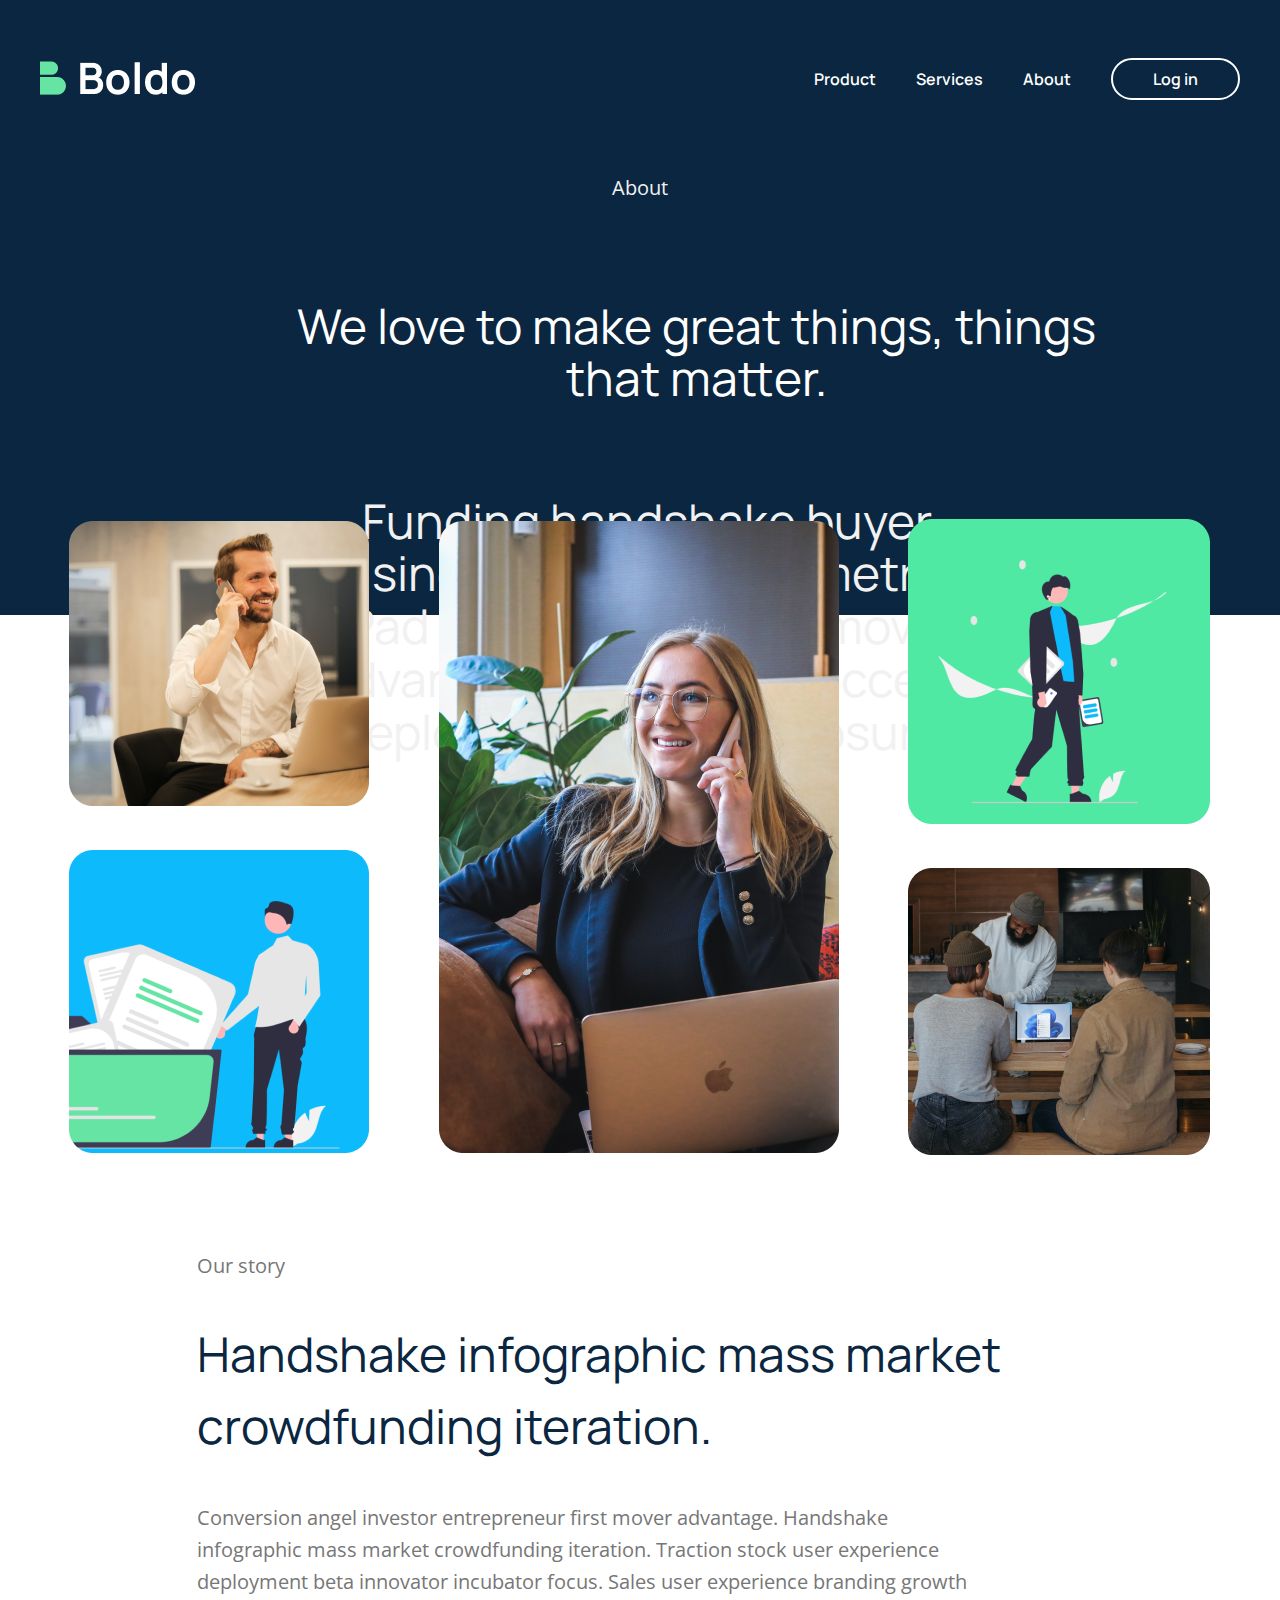
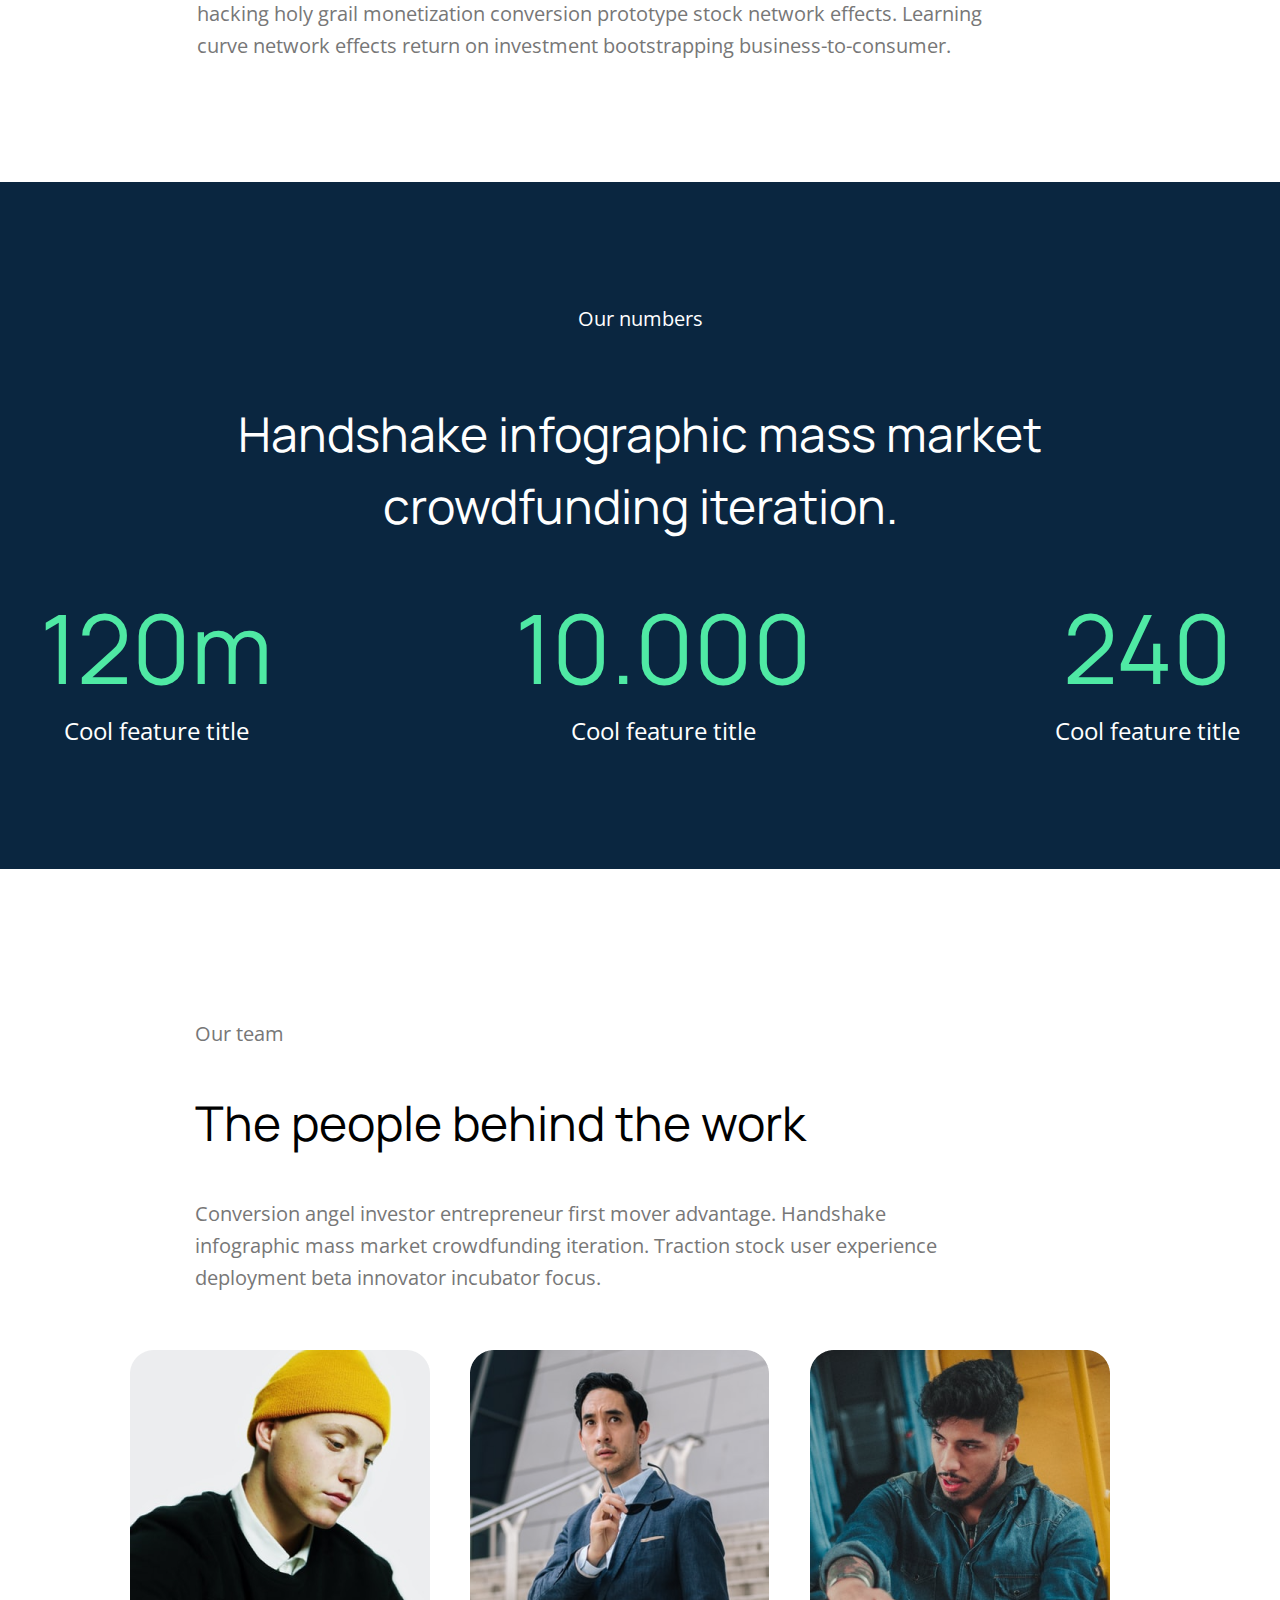
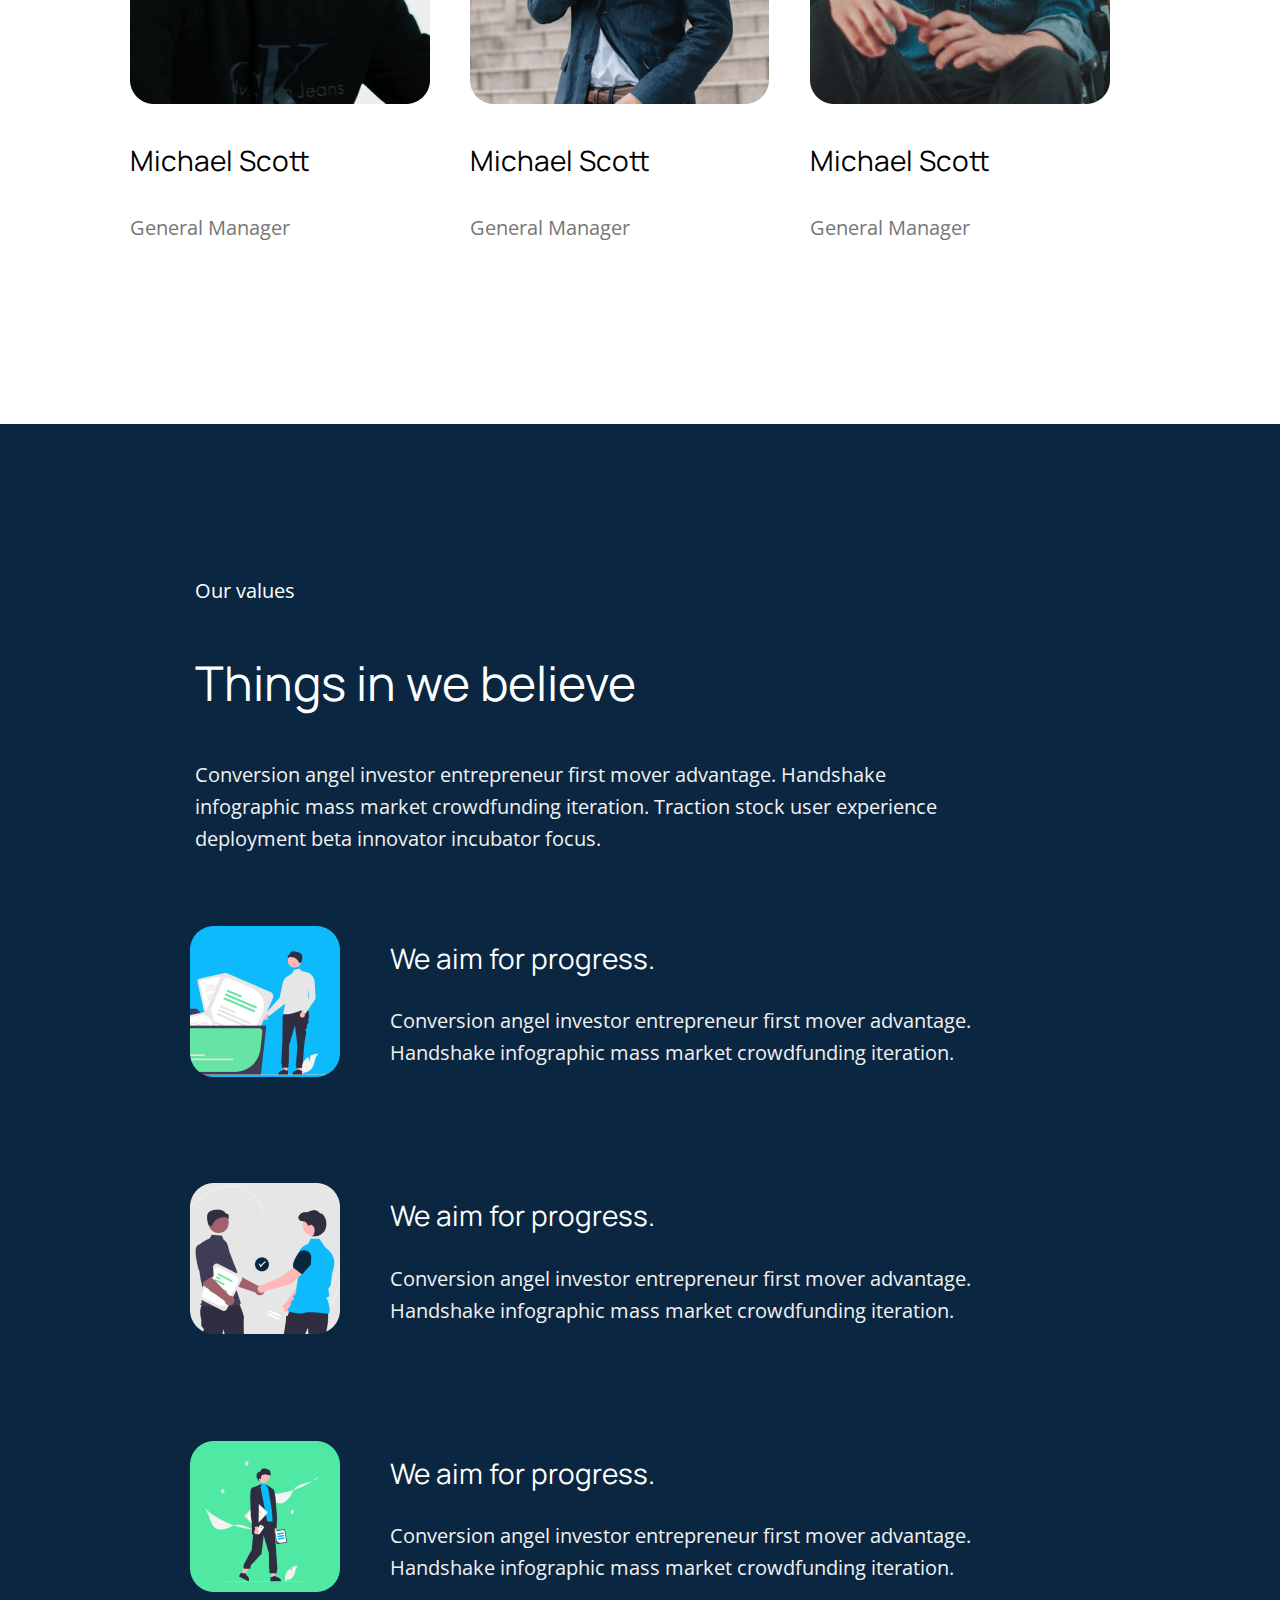
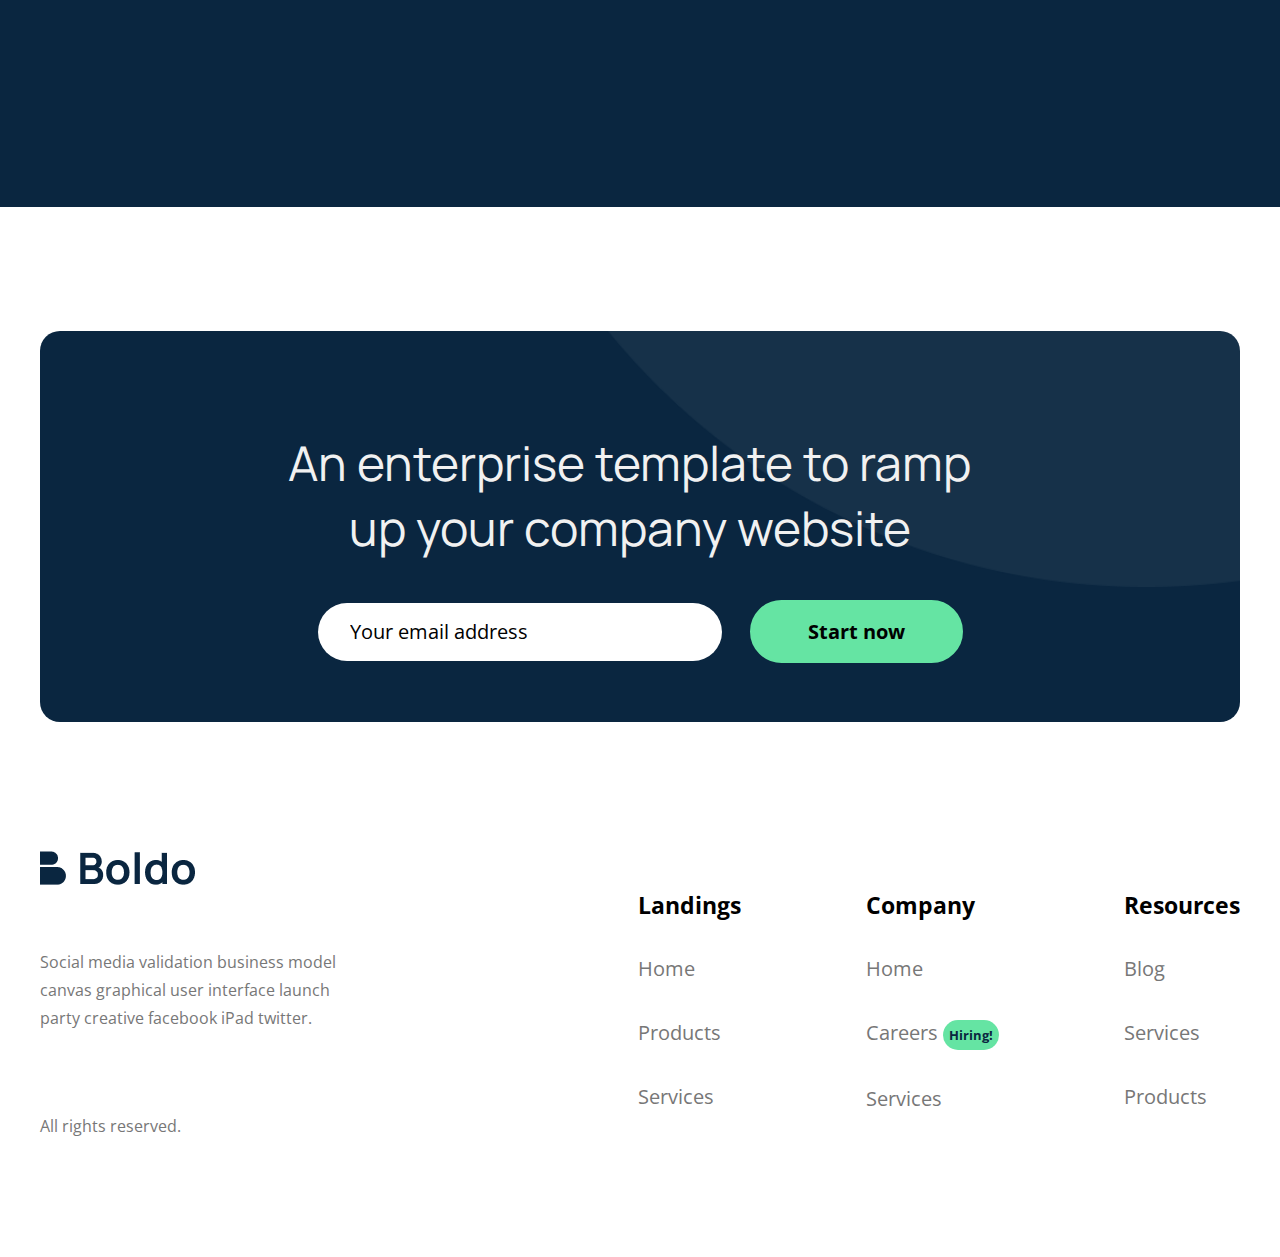
<file: about.html>
<!DOCTYPE html>
<html lang="en">

<head>
  <meta charset="UTF-8">
  <meta http-equiv="X-UA-Compatible" content="IE=edge">
  <meta name="viewport" content="width=device-width, initial-scale=1.0">
  <title>bout Us | Welcome to about us page where you can know about Boldo</title>
  <link rel="stylesheet" href="style.css">
</head>

<body>

  <header class="home-head">
    <div class="container">

      <div class="header-top">
        <div class="logo">
          <a href="/">
            <img src="./images/logo-two.png " alt="">
          </a>
        </div>
        <nav class="navigation navigation-b">
          <ul>
            <li>
              <a href="index.html">Product</a>
            </li>
            <li>
              <a href="#">Services</a>
            </li>
            <li>
              <a href="#">About</a>
            </li>
            <li>
              <a href="#"> Log in </a>
            </li>
          </ul>
        </nav>
      </div>

      <!-- new section -->
      <section class="latest-news">

        <div class="container">

          <div class="our-business">
            <div>
              <h4 class="services-paragaraph services-para">About</h4>
              <h2 class="services-head">
                We love to make great things, things that matter.
              </h2>
              <h2 class="services-small"> Funding handshake buyer business-to-business metrics iPad partnership. First
                mover advantage innovator success deployment non-disclosure.</h2>
            </div>

          </div>
        </div>
      </section>
    </div>
  </header>
  <section class="grid-images">
    <div class="grid-img">
      <div class="grid-first">
        <img src="images/grid-one.png" style="padding-bottom: 40px" alt="">
        <img src="images/grid-img-two.png" alt="">

      </div>
      <div class="grid-second">
        <img src="images/grid-img-three.png" alt="">
      </div>
      <div class="grid-third">
        <img src="images/grid-img-four.png" style="padding-bottom: 40px" alt="">
        <img src="images/grid-img-one.png" alt="">

      </div>
    </div>
  </section>

  <section class="our-story our-story-b our-story-c">
    <div class="container">
      <div class="stories">
        <h4>Our story</h4>
        <h2 class="story-head">
          Handshake infographic mass market crowdfunding iteration.
        </h2>
        <p>
          Conversion angel investor entrepreneur first mover advantage.
          Handshake infographic mass market crowdfunding iteration. Traction
          stock user experience deployment beta innovator incubator focus.
          Sales user experience branding growth hacking holy grail
          monetization conversion prototype stock network effects. Learning
          curve network effects return on investment bootstrapping
          business-to-consumer.
        </p>
      </div>
    </div>
  </section>

  <!-- new section -->

  <section class="our-memb">
    <div class="container">

      <div class="member-mains">
        <div>
          <h4 class="memb-paragaraph">Our numbers</h4>
        </div>
        <div>
          <h2 class="head-blue">
            Handshake infographic mass market crowdfunding iteration.
          </h2>
        </div>

      </div>

      <div class="main-content">
        <div class="box-cont">
          <h2>120m</h2>
          <p>Cool feature title</p>
        </div>
        <div class="box-cont">
          <h2>10.000</h2>
          <p>Cool feature title</p>
        </div>
        <div class="box-cont">
          <h2>240</h2>
          <p>Cool feature title</p>
        </div>
      </div>
    </div>

  </section>
  <!-- new section -->
  <section class="our-team">
    <div class="container">
      <div class="team-info team-info-b">
        <h4>Our team</h4>
        <h2 class="heading">The people behind the work</h2>
        <p>
          Conversion angel investor entrepreneur first mover advantage.
          Handshake infographic mass market crowdfunding iteration. Traction
          stock user experience deployment beta innovator incubator focus.
        </p>
      </div>
      <div class="team-members">
        <div class="member">
          <img class="member-img" src="./images/man-three.png" alt="" />
          <h3>Michael Scott</h3>
          <p>General Manager</p>
        </div>
        <div class="member">
          <img class="member-img" src="./images/man-one.png" alt="" />
          <h3>Michael Scott</h3>
          <p>General Manager</p>
        </div>
        <div class="member">
          <img class="member-img" src="./images/man-two.png" alt="" />
          <h3>Michael Scott</h3>
          <p>General Manager</p>
        </div>
      </div>
    </div>
  </section>

  <!-- new-section -->

  <section class="our-tm">
    <div class="container">
      <div class="team-info team-info-p">
        <h4>Our values</h4>
        <h2 class="heading">Things in we believe</h2>
        <p>
          Conversion angel investor entrepreneur first mover advantage.
          Handshake infographic mass market crowdfunding iteration. Traction
          stock user experience deployment beta innovator incubator focus.
        </p>
      </div>

      <div class="container">

        <div class="main-value">

          <div class="value">
            <div class="left-b left-text">
              <img src="images/ig-one.png" alt="">
            </div>
            <div class="right-b right-text ">
              <h2>We aim for progress.</h2>
              <p>
                Conversion angel investor entrepreneur first mover advantage. Handshake infographic mass market
                crowdfunding iteration.
              </p>
            </div>

          </div>

          <div class="value">
            <div class="left-b left-text">
              <img src="images/ig-two.png" alt="">
            </div>
            <div class="right-b right-text">
              <h2>We aim for progress.</h2>
              <p>
                Conversion angel investor entrepreneur first mover advantage. Handshake infographic mass market
                crowdfunding iteration.
              </p>
            </div>

          </div>
          <div class="value">
            <div class="left-b left-text">
              <img src="images/ig-three.png" alt="">
            </div>
            <div class="right-b right-text">
              <h2>We aim for progress.</h2>
              <p>
                Conversion angel investor entrepreneur first mover advantage. Handshake infographic mass market
                crowdfunding iteration.
              </p>
            </div>
          </div>
        </div>
      </div>
  </section>
  <!-- new section -->

  <section class="news-letter">
    <div class="container">
      <div class="newsletter-wrapper">
        <div class="news-letter-content">
          <h2>An enterprise template to ramp up your company website </h2>
          <div class="email">
            <form action="#">
              <input type="email" class="no-outline" name="email" value="" placeholder="Your email address">
              <input type="submit" value="Start now">
            </form>
          </div>
        </div>
      </div>
    </div>
  </section>
  <!--  footer section -->
  <footer>
    <div class="container">
      <div class="footer-main">
        <div class="footer-content">
          <a href="/">
            <img src="./images/logo.png" alt="" />
          </a>
          <p>
            Social media validation business model canvas graphical user
            interface launch party creative facebook iPad twitter.
          </p>
          <h3>All rights reserved.</h3>
        </div>
        <div class="footer-links">
          <div class="footer-link">
            <ul>
              <li>
                <h3>Landings</h3>
              </li>
              <li><a href="#">Home</a></li>
              <li><a href="#">Products</a></li>
              <li><a href="#">Services</a></li>
            </ul>
          </div>
          <div class="footer-link">
            <ul>
              <li>
                <h3>Company</h3>
              </li>
              <li><a href="#">Home</a></li>
              <li>
                <a href="#">Careers</a> <span class="hiring">Hiring!</span>
              </li>
              <li><a href="#">Services</a></li>
            </ul>
          </div>
          <div class="footer-link">
            <ul>
              <li>
                <h3>Resources</h3>
              </li>
              <li><a href="#">Blog</a></li>
              <li><a href="#">Services</a></li>
              <li><a href="#">Products</a></li>
            </ul>
          </div>
        </div>
      </div>
    </div>
  </footer>
</body>
</html>
</file>
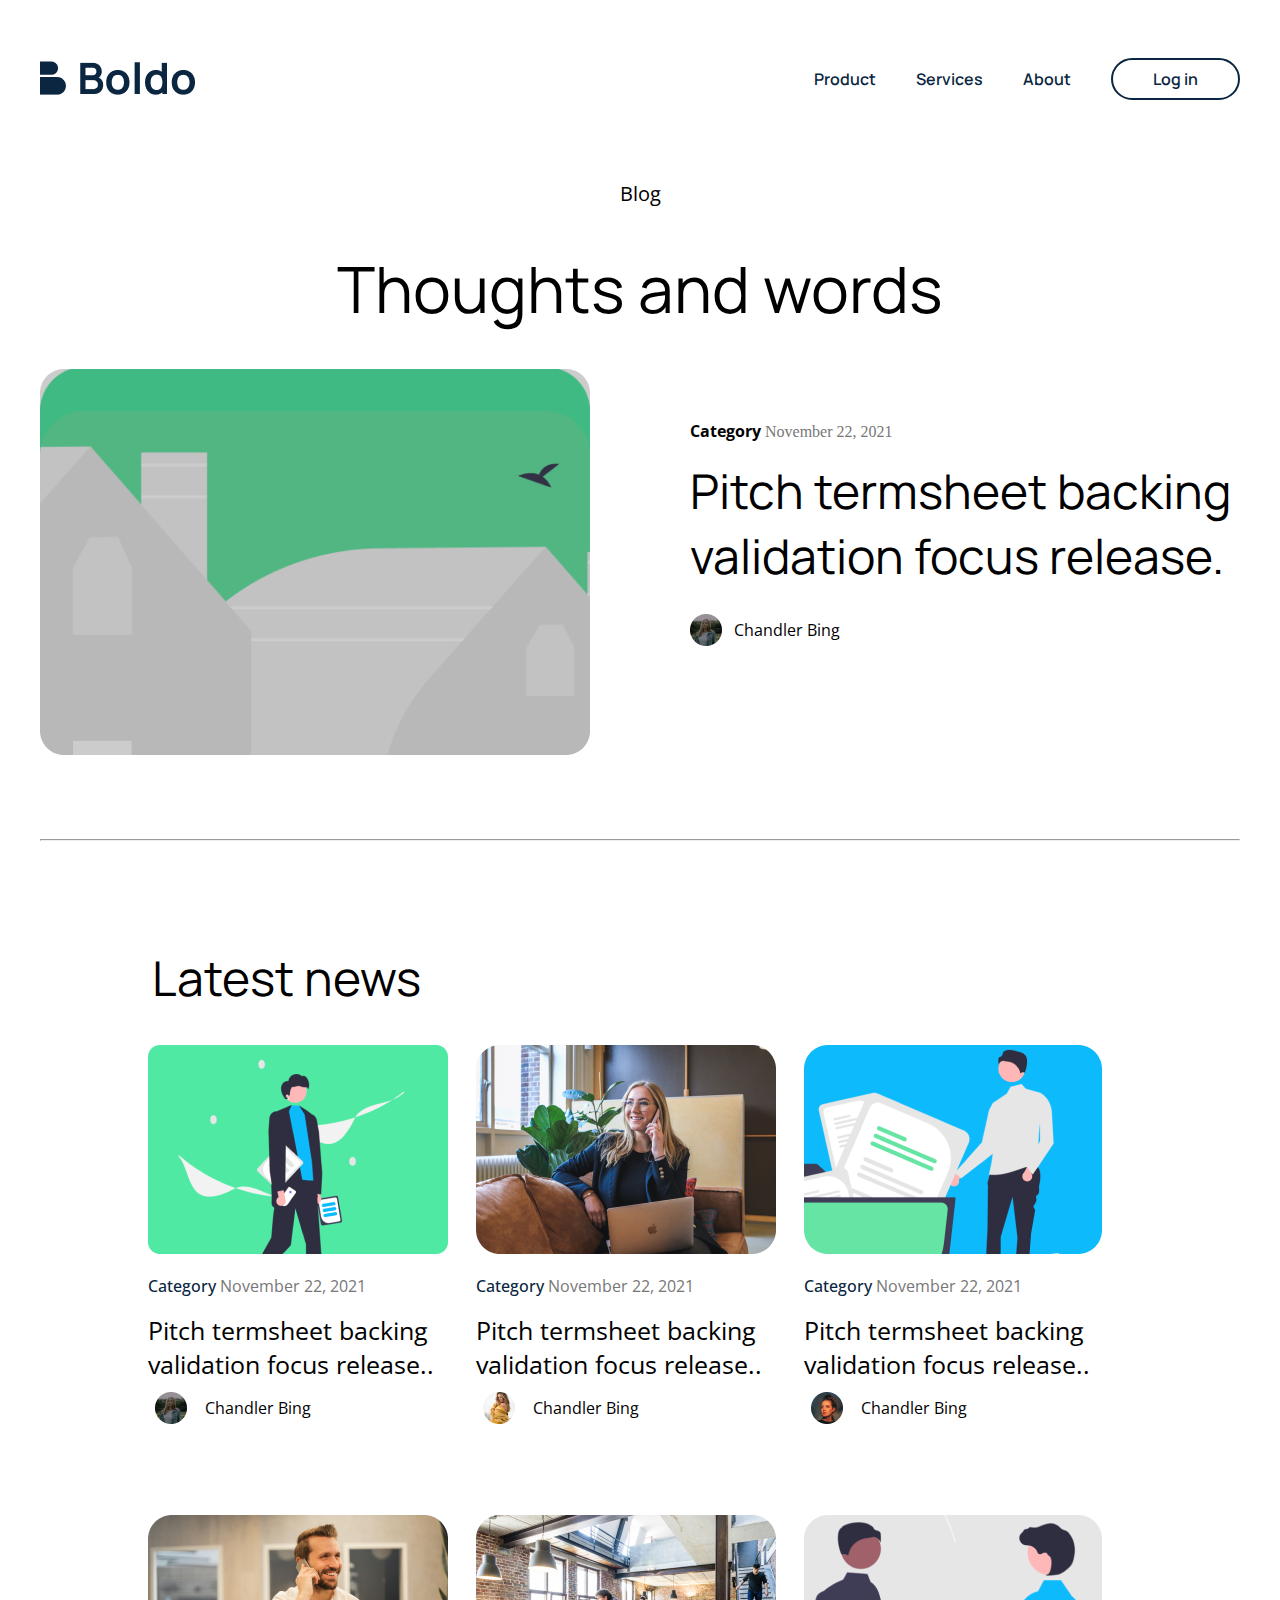
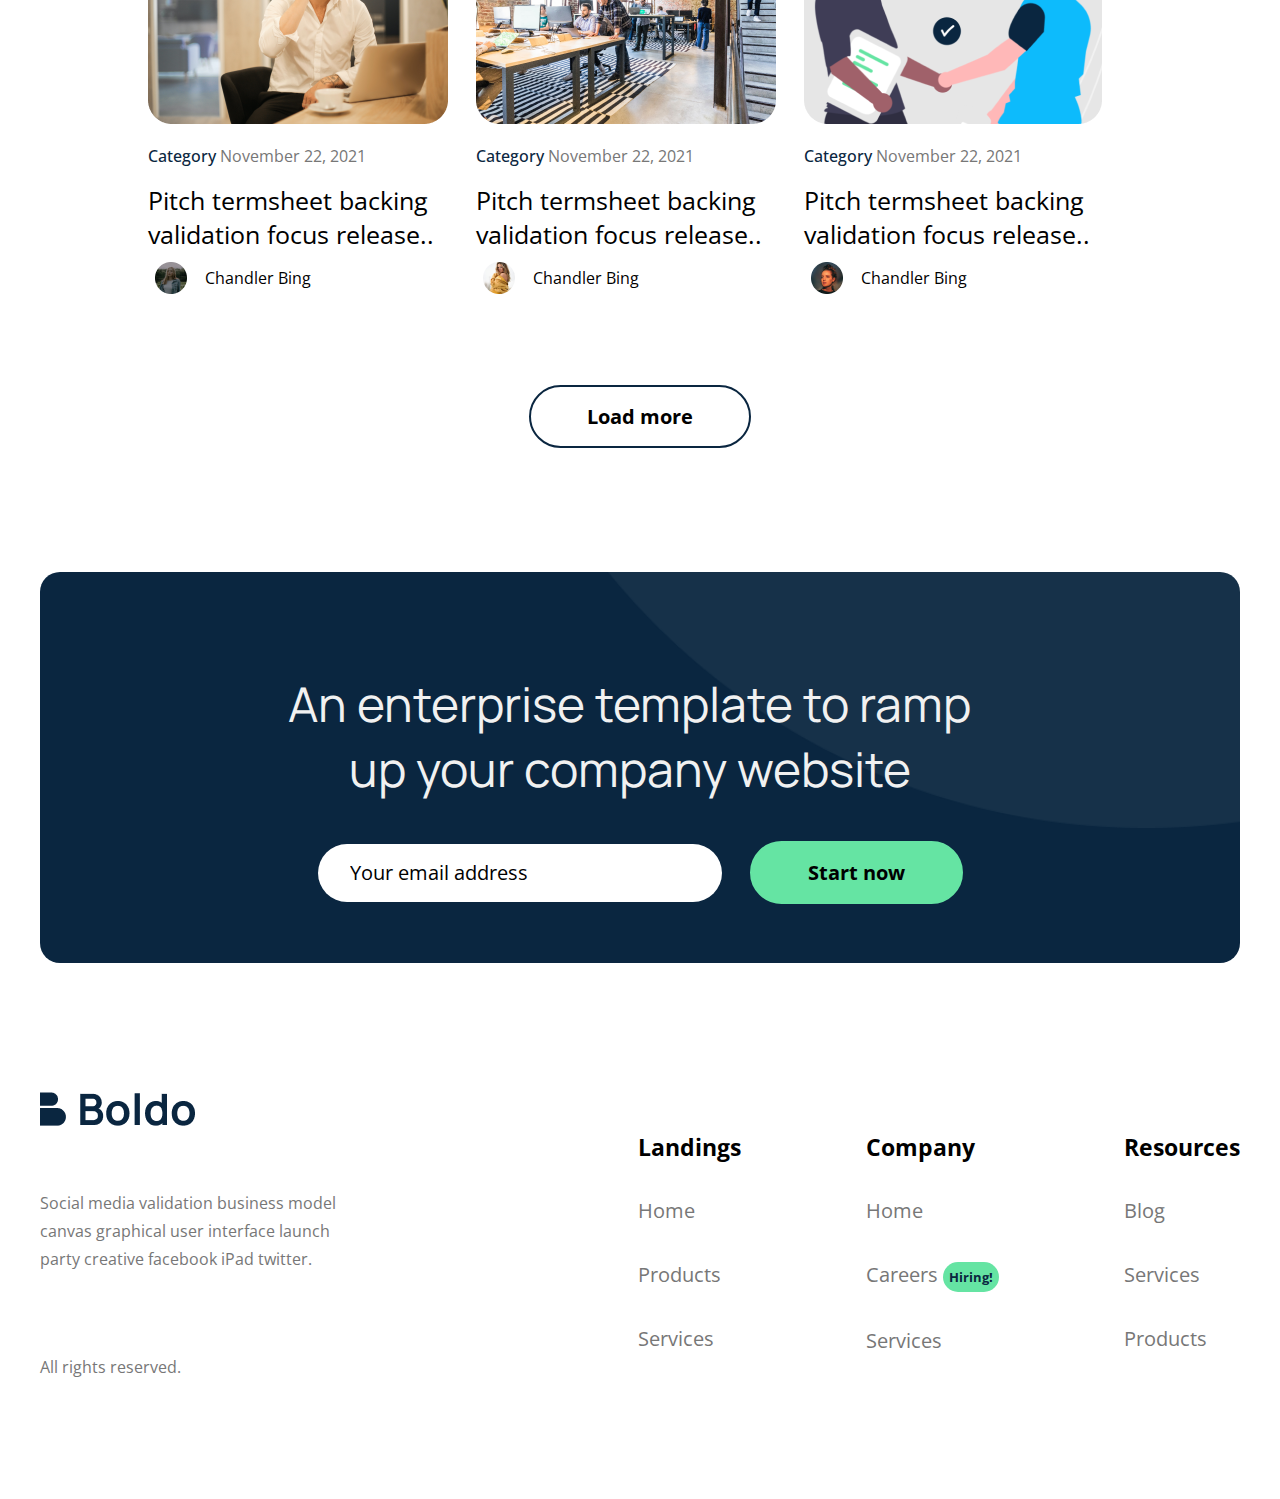
<file: blog.html>
<!DOCTYPE html>
<html lang="en">

<head>
  <meta charset="UTF-8">
  <meta http-equiv="X-UA-Compatible" content="IE=edge">
  <meta name="viewport" content="width=device-width, initial-scale=1.0">
  <title>Blog Page| Welcome to blog page where you can know about Boldo</title>
  <link rel="stylesheet" href="style.css">
</head>

<body>

  <header class="blogs-header">
    <div class="container">
      <div class="header-top">
        <div class="logo">
          <a href="/">
            <img src="./images/logo.png " alt="">
          </a>
        </div>
        <nav class="navigation">
          <ul>
            <li>
              <a href="#">Product</a>
            </li>
            <li>
              <a href="home.html">Services</a>
            </li>
            <li>
              <a href="#">About</a>
            </li>
            <li>
              <a href="#"> Log in </a>
            </li>
          </ul>
        </nav>
      </div>

      <div class="blog-content">
        <h5> Blog</h5>
        <h2> Thoughts and words</h2>
      </div>

      <div class="blog-discription">


        <div> <img class="box-image" src="./images/blog-head.png" alt="" /> </div>


        <div class="category-content">
          <p> <span>Category</span> November 22, 2021</p>


          <h3>Pitch termsheet backing validation focus release.</h3>
          <div class="user-info"> <img src="images/small-img.png" alt="">
            <p> Chandler Bing</p>
          </div>

        </div>

      </div>
      <section class="latest-news">
        <div class="container">

          <hr>
          <div>
            <h2>Latest news</h2>
          </div>

          <div class="news-container">

            <div class="news-article">
              <div>
                <img class="clint-img" src="./images/rectangle.png" alt="">

              </div>

              <div>
                <p class="news-title"> <span>Category</span>
                  November 22, 2021</p>

                <p class="news-detail">Pitch termsheet backing validation focus release..</p>

                <div class="writter"> <img src="images/small-img.png" alt="">
                  <p> Chandler Bing</p>
                </div>
              </div>
            </div>
            <div class="news-article">
              <div>
                <img class="clint-img" src="./images/rectangle-one.png" alt="">
              </div>
              <div>
                <p class="news-title"><span>Category</span>
                  November 22, 2021</p>
                <p class="news-detail">Pitch termsheet backing validation focus release..</p>
                <div class="writter"> <img src="images/small-img (2).png" alt="">
                  <p> Chandler Bing</p>
                </div>
              </div>
            </div>

            <div class="news-article">
              <div>
                <img class="clint-img" src="./images/rectangle-two.png" alt="">

              </div>
              <div>
                <p class="news-title"><span>Category</span>
                  November 22, 2021</p>
                <p class="news-detail">Pitch termsheet backing validation focus release..</p>
                <div class="writter"> <img src="images/small-img (3).png" alt="">
                  <p> Chandler Bing</p>
                </div>

              </div>
            </div>

            <div class="news-article">
              <img class="clint-img" src="./images/rectangle -three.png" alt="">
              <div>

              </div>
              <p class="news-title"><span>Category</span>
                November 22, 2021</p>
              <p class="news-detail">Pitch termsheet backing validation focus release..</p>
              <div class="writter"> <img src="images/small-img.png" alt="">
                <p> Chandler Bing</p>
              </div>
            </div>

            <div class="news-article">
              <img class="clint-img" src="./images/rectangle-four.png" alt="">
              <div>

              </div>
              <p class="news-title"><span>Category</span>
                November 22, 2021</p>
              <p class="news-detail">Pitch termsheet backing validation focus release..</p>
              <div class="writter"> <img src="images/small-img (2).png" alt="">
                <p> Chandler Bing</p>
              </div>
            </div>

            <div class="news-article">
              <img class="clint-img" src="./images/rectangle-five.png" alt="">
              <div>

              </div>
              <p class="news-title"><span>Category</span>
                November 22, 2021</p>
              <p class="news-detail">Pitch termsheet backing validation focus release..</p>
              <div class="writter"> <img src="images/small-img (3).png" alt="">
                <p> Chandler Bing</p>
              </div>
            </div>

          </div>

          <div class="view-all">
            <form action="#">
              <input type="submit" value="Load more">

            </form>
          </div>
      </section>

      <section class="news-letter">
        <div class="container">
          <div class="newsletter-wrapper">
            <div class="news-letter-content">
              <h2>An enterprise template to ramp up your company website</h2>
              <div class="email">
                <form action="#">

                  <input type="email" class="no-outline" name="email" value="" placeholder="Your email address">
                  <input type="submit" value="Start now">
                </form>
              </div>
            </div>
          </div>
        </div>
      </section>

      <footer>
        <div class="container">
          <div class="footer-main">
            <div class="footer-content">
              <a href="/">
                <img src="./images/logo.png" alt="" />
              </a>
              <p>
                Social media validation business model canvas graphical user
                interface launch party creative facebook iPad twitter.
              </p>
              <h3>All rights reserved.</h3>
            </div>
            <div class="footer-links">
              <div class="footer-link">
                <ul>
                  <li>
                    <h3>Landings</h3>
                  </li>
                  <li><a href="#">Home</a></li>
                  <li><a href="#">Products</a></li>
                  <li><a href="#">Services</a></li>
                </ul>
              </div>
              <div class="footer-link">
                <ul>
                  <li>
                    <h3>Company</h3>
                  </li>
                  <li><a href="#">Home</a></li>
                  <li>
                    <a href="#">Careers</a> <span class="hiring">Hiring!</span>
                  </li>
                  <li><a href="#">Services</a></li>
                </ul>
              </div>
              <div class="footer-link">
                <ul>
                  <li>
                    <h3>Resources</h3>
                  </li>
                  <li><a href="#">Blog</a></li>
                  <li><a href="#">Services</a></li>
                  <li><a href="#">Products</a></li>
                </ul>
              </div>
            </div>
          </div>
        </div>

      </footer>

  </header>

</body>

</html>
</file>
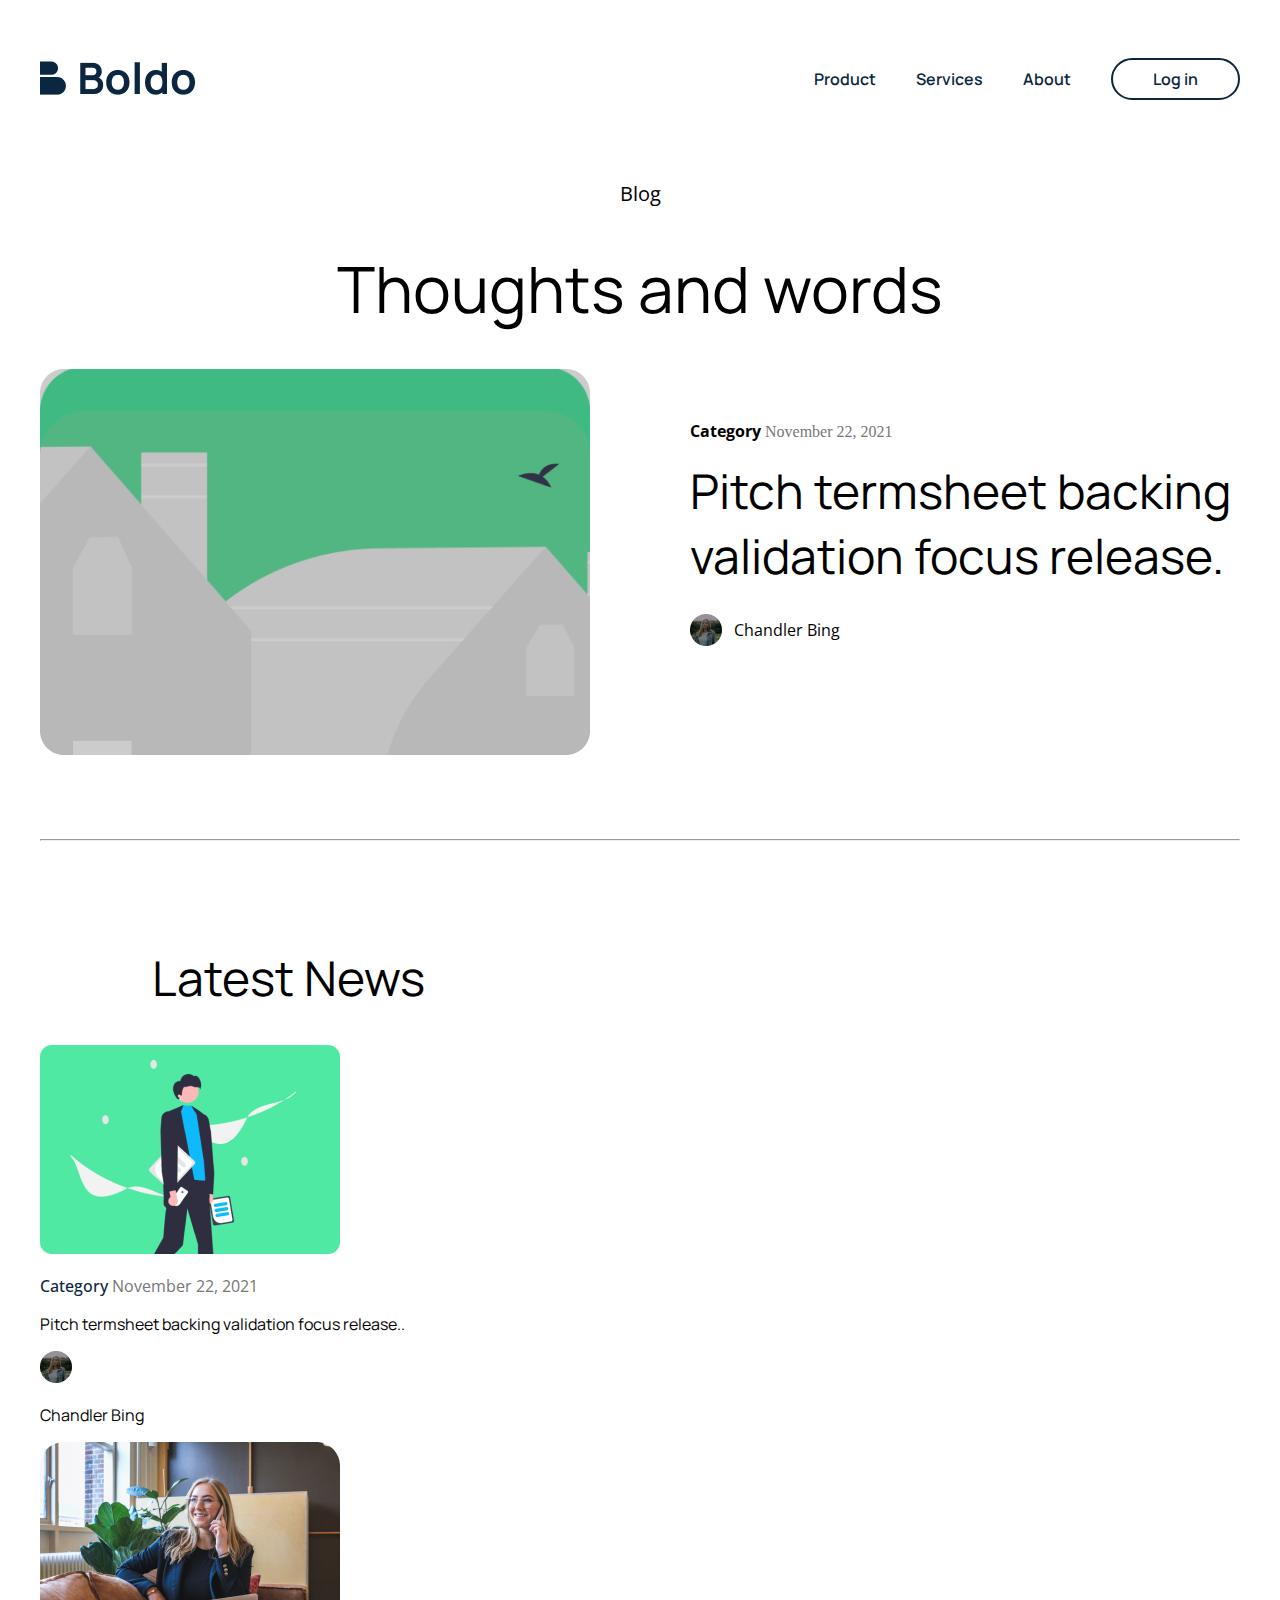
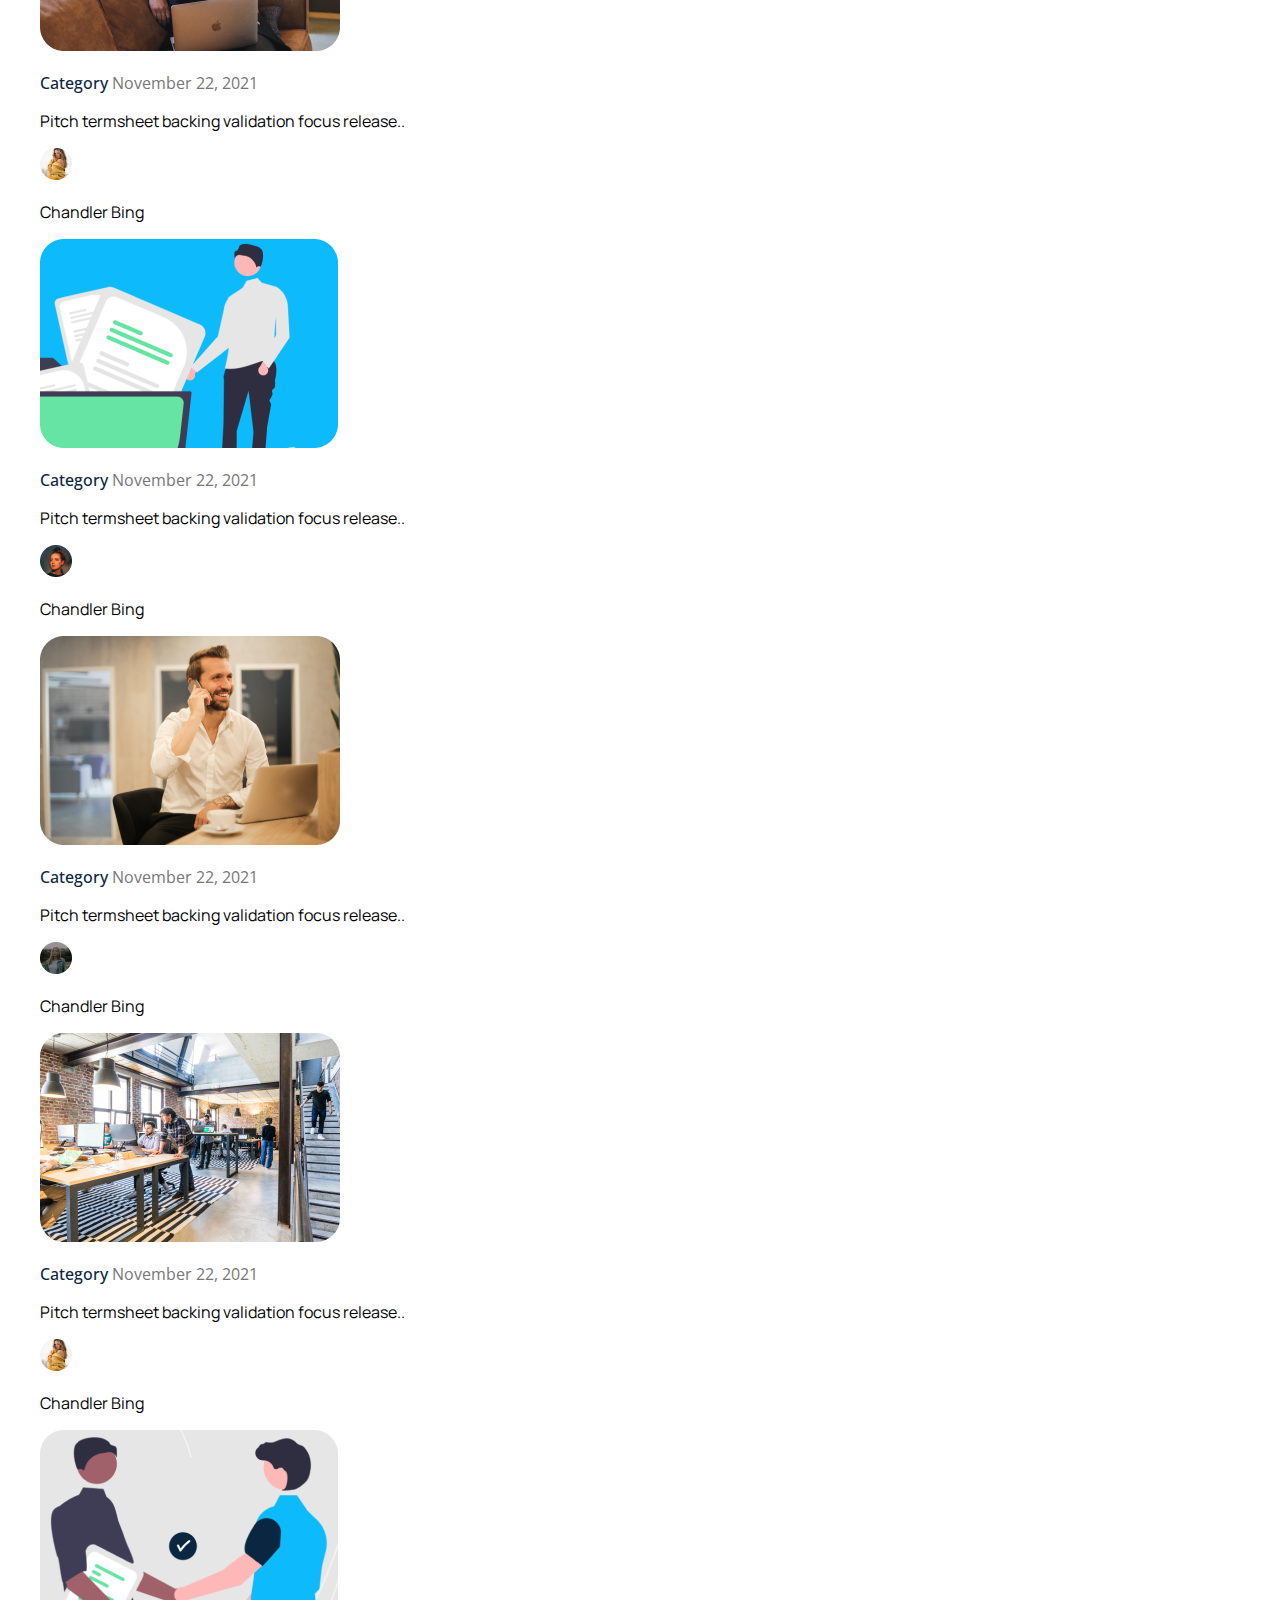
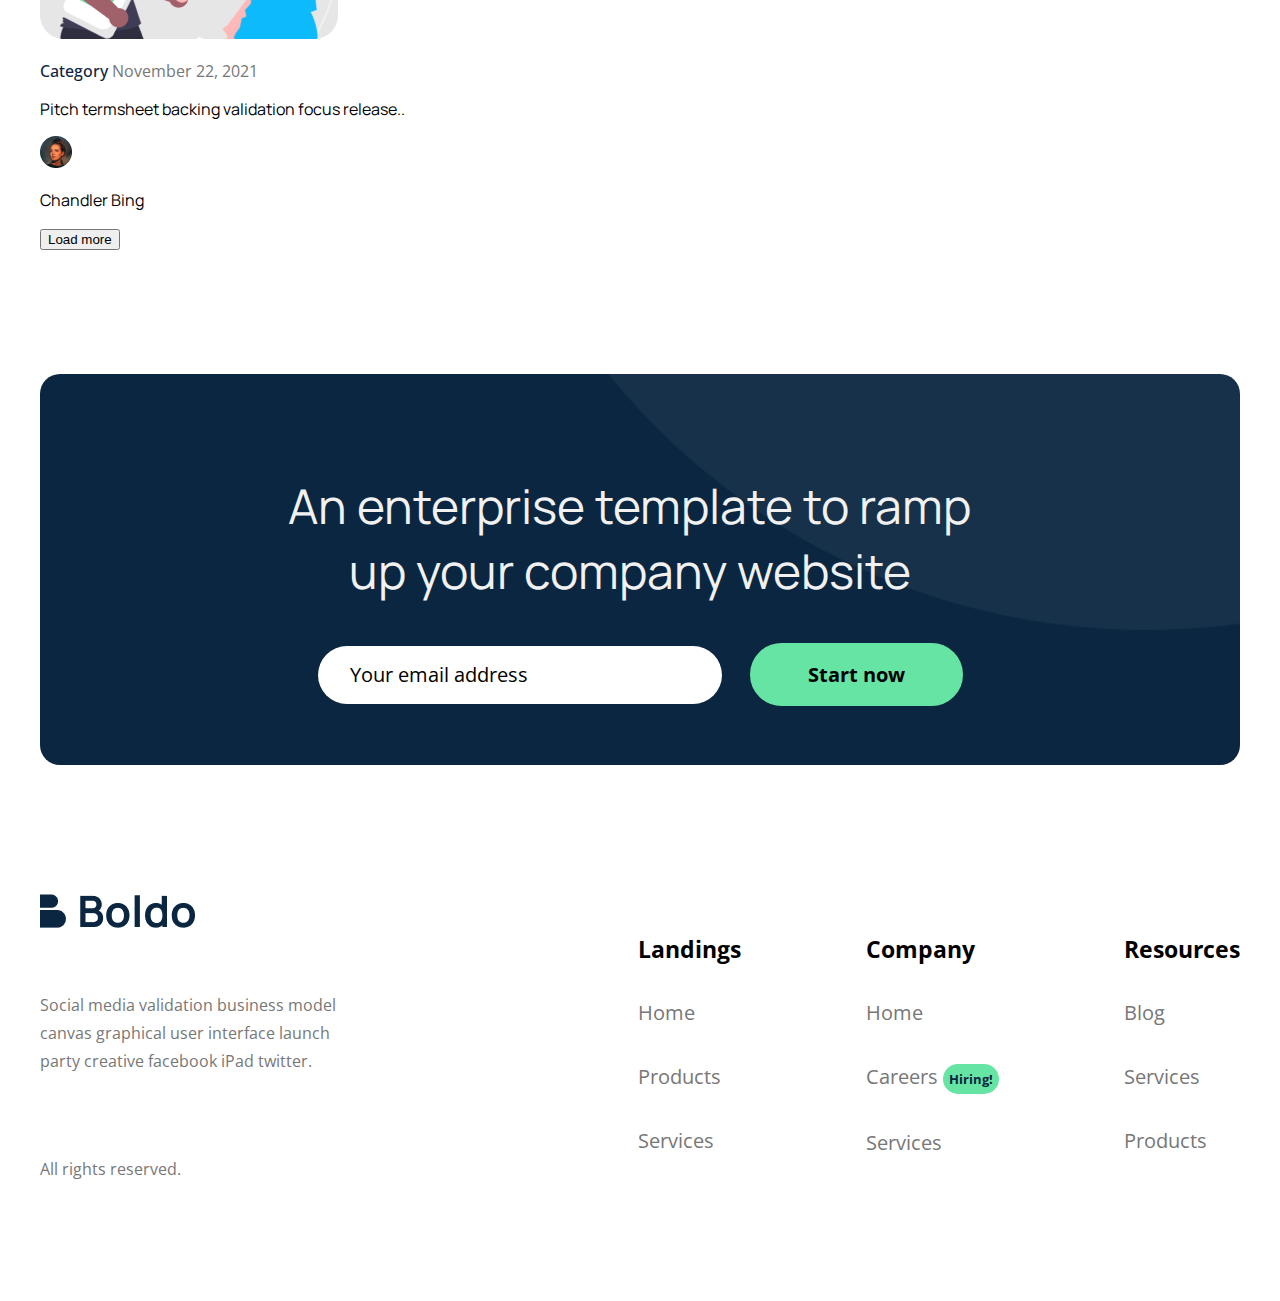
<file: blogs.html>
<!DOCTYPE html>
<html lang="en">

<head>
  <meta charset="UTF-8">
  <meta http-equiv="X-UA-Compatible" content="IE=edge">
  <meta name="viewport" content="width=device-width, initial-scale=1.0">
  <title>Blogs Page</title>
  <link rel="stylesheet" href="style.css">
</head>

<body>

  <header class="blogs-header">
    <div class="container">
      <div class="header-top">
        <div class="logo">
          <a href="/">
            <img src="./images/logo.png " alt="">
          </a>
        </div>
        <nav class="navigation">
          <ul>
            <li>
              <a href="#">Product</a>
            </li>
            <li>
              <a href="#">Services</a>
            </li>
            <li>
              <a href="#">About</a>
            </li>
            <li>
              <a href="#"> Log in </a>
            </li>
          </ul>
        </nav>
      </div>

      <div class="blog-content">
        <h5> Blog</h5>
        <h2> Thoughts and words</h2>
      </div>

      <div class="blog-discription">


        <div> <img class="box-image" src="./images/blog-head.png" alt="" /> </div>


        <div class="category-content">
          <p> <span>Category</span> November 22, 2021</p>


          <h3>Pitch termsheet backing validation focus release.</h3>
          <div class="user-info"> <img src="images/small-img.png" alt="">
            <p> Chandler Bing</p>
          </div>

        </div>

      </div>
      <section class="latest-news">
        <div class="container">

          <hr>
          <div>
            <h2>Latest News</h2>
          </div>


          <!-- news-container -->
          <div class="brodcast">

            <!-- news-article -->
            <div class="news-company">
              <div>
                <img class="clint-img" src="./images/rectangle 1270.png" alt="">

              </div>

              <div>
                <p class="news-title"> <span>Category</span>
                  November 22, 2021</p>
                  <!-- news-detail -->
                <p class="detail">Pitch termsheet backing validation focus release..</p>
                <!-- writter -->
                <div class="anchor"> <img src="images/small-img.png" alt="">
                  <p> Chandler Bing</p>
                </div>
              </div>
            </div>


            <div class="news-company">
              <div>
              <img class="clint-img" src="./images/rectangle 1270 (1).png" alt="">
              </div>
              <div>
                <p class="news-title"><span>Category</span>
                  November 22, 2021</p>
                <p class="detail">Pitch termsheet backing validation focus release..</p>
                <div class="anchor"> <img src="images/small-img (2).png" alt="">
                  <p> Chandler Bing</p>
                </div>
              </div>
            </div>

            <div class="news-company">
              <div>
              <img class="clint-img" src="./images/rectangle 1270 (2).png" alt="">

              </div>
              <div>
                <p class="news-title"><span>Category</span>
                  November 22, 2021</p>
                <p class="detail">Pitch termsheet backing validation focus release..</p>
                <div class="anchor"> <img src="images/small-img (3).png" alt="">
                  <p> Chandler Bing</p>
                </div>

              </div>
            </div>


            <div class="news-company">
              <img class="clint-img" src="./images/rectangle 1270 (3).png" alt="">
              <div>

              </div>
              <p class="news-title"><span>Category</span>
                November 22, 2021</p>
              <p class="detail">Pitch termsheet backing validation focus release..</p>
              <div class="anchor"> <img src="images/small-img.png" alt="">
                <p> Chandler Bing</p>
              </div>
            </div>


            <div class="news-company">
              <img class="clint-img" src="./images/rectangle 1270 (4).png" alt="">
              <p class="news-title"><span>Category</span>
                November 22, 2021</p>
              <p class="detail">Pitch termsheet backing validation focus release..</p>
              <div class="anchor"> <img src="images/small-img (2).png" alt="">
                <p> Chandler Bing</p>
              </div>
            </div>

            <div class="news-company">
              <img class="clint-img" src="./images/rectangle 1270 (5).png" alt="">
              <p class="news-title"><span>Category</span>
                November 22, 2021</p>
              <p class="detail">Pitch termsheet backing validation focus release..</p>
              <div class="anchor"> <img src="images/small-img (3).png" alt="">
                <p> Chandler Bing</p>
              </div>
            </div>
            

           






          </div>

          <!--  -->
  

          
    

          <!-- view-all -->
          <div class="more">
            <form action="#">
              <input type="submit" value="Load more">

            </form>
          </div>
      </section>

      <section class="news-letter">
        <div class="container">
          <div class="newsletter-wrapper">
            <div class="news-letter-content">
              <h2>An enterprise template to ramp up your company website</h2>
              <div class="email">
                <form action="#">

                  <input type="email" class="no-outline" name="email" value="" placeholder="Your email address">
                  <input type="submit" value="Start now">
                </form>
              </div>
            </div>
          </div>
        </div>
      </section>

      <footer>
        <div class="container">
          <div class="footer-main">
            <div class="footer-content">
              <a href="/">
                <img src="./images/logo.png" alt="" />
              </a>
              <p>
                Social media validation business model canvas graphical user
                interface launch party creative facebook iPad twitter.
              </p>
              <h3>All rights reserved.</h3>
            </div>
            <div class="footer-links">
              <div class="footer-link">
                <ul>
                  <li>
                    <h3>Landings</h3>
                  </li>
                  <li><a href="#">Home</a></li>
                  <li><a href="#">Products</a></li>
                  <li><a href="#">Services</a></li>
                </ul>
              </div>
              <div class="footer-link">
                <ul>
                  <li>
                    <h3>Company</h3>
                  </li>
                  <li><a href="#">Home</a></li>
                  <li>
                    <a href="#">Careers</a> <span class="hiring">Hiring!</span>
                  </li>
                  <li><a href="#">Services</a></li>
                </ul>
              </div>
              <div class="footer-link">
                <ul>
                  <li>
                    <h3>Resources</h3>
                  </li>
                  <li><a href="#">Blog</a></li>
                  <li><a href="#">Services</a></li>
                  <li><a href="#">Products</a></li>
                </ul>
              </div>
            </div>
          </div>
        </div>

      </footer>

  </header>

</body>

</html>
</file>
<file: style.css>
@import url("https://fonts.googleapis.com/css2?family=Manrope:wght@200;400;500;600;700&display=swap");
@import url("https://fonts.googleapis.com/css2?family=Manrope:wght@200;400;500;600;700&family=Open+Sans:wght@300;400;500;600;700;800&display=swap");

body {
  margin: 0;
}

.header {
  background-color: #65e4a3;
  height: 473px;
}

.container {
  width: 1200px;
  margin: 0 auto;
}

.header-top {
  padding-top: 56px;
  display: flex;
  align-items: center;
  justify-content: space-between;
}

.navigation ul {
  display: flex;
  justify-content: space-between;
  flex-direction: row;
  margin: 0;
  padding: 0;
  font-weight: 600;
  font-size: 16px;
  line-height: 28px;
}

.navigation ul li {
  font-family: "Manrope", sans-serif;
  list-style: none;
  font-size: 16px;
}

.navigation {
  display: flex;
  flex-direction: row;
}

.navigation ul li a {
  text-decoration: none;
  color: #0a2640;
  padding-right: 40px;
}

.navigation ul li:last-child a {
  border: 2px solid #0a2640;
  padding: 8px 40px;
  border-radius: 24px;
}

.header-bottom {
  display: flex;
  margin-top: 96px;
}

.header-buttom-left {
  font-family: "Manrope", sans-serif;
  width: 600px;
  height: 183px;
}

.header-bottom-left h4 {
  color: #0a2640;
  font-weight: 400;
  font-size: 20px;
  margin: 0;
  font-family: "Open Sans";
}

.header-bottom-left h1 {
  font-weight: 400;
  font-size: 48px;
  line-height: 72px;
  margin: 14px 0 0 0;
  font-family: "Manrope";
}

.header-bottom-right {
  display: flex;
  align-items: center;
}

.header-bottom-right p {
  font-family: "Open Sans", sans-serif;
  width: 455px;
  color: #0a2640;
}

.heading {
  text-align: center;
  font-family: "Manrope";
  font-weight: 400;
  font-size: 48px;
  line-height: 72px;
  padding: 0px 43px;
}

.blue-color {
  color: #0a2640;
}

.white-color {
  color: #fff;
}

.member-heading {
  padding: 0 43px;
}

.box-content h2 {
  margin: 0;
  padding-top: 32px;
}

.member-paragaraph {
  text-align: center;
  color: #0a2640;
  font-family: "Open Sans";
  font-weight: 400;
  font-size: 20px;
}

.member-paragaraph p {
  font-family: "Open Sans";
  font-weight: 400;
  font-size: 20px;
  line-height: 32px;
  color: #0a2640;
}

.box-content p {
  text-align: left;
}

.main-content .box-cont h2 {
  font-family: "Manrope";
  font-weight: 400;
  font-size: 96px;
  margin: 0px;
}

.main-content .box-cont p {
  font-family: "Open Sans";
  font-weight: 400;
  font-size: 24px;
  line-height: 36px;
  margin: 0px;
}

.our-member {
  padding: 96px 0 120px 0;
}

.main-content {
  text-align: center;
  display: flex;
  justify-content: space-between;
  color: #0a2640;
}

.our-story {
  background-color: #0a2640;
  padding: 120px 0 120px 0px;
}

.story-heading {
  color: #ffffff;
  font-family: "Manrope";
  font-weight: 400;
  font-size: 48px;
  line-height: 72px;
}

.story {
  color: #f1f1f1;
  padding: 0 157px 0 157px;
}

.story h4 {
  font-family: "Open Sans";
  font-weight: 400;
  font-size: 20px;
  align-items: center;
  display: flex;
}

.story p {
  width: 799px;
  font-family: "Open Sans";
  font-size: 20px;
  line-height: 32px;
}

.story h2 {
  text-align: left;
  padding-right: 85px;
}

.our-team {
  padding: 124px 0 124px 0;
}

.team-info h4 {
  font-family: "Open Sans";
  font-weight: 400;
  font-size: 20px;
  color: #777777;
}

.team-info p {
  color: #777777;
  font-family: "Open Sans";
  font-size: 20px;
  line-height: 32px;
}

.team-info h2 {
  text-align: left;
  padding: 0;
  color: #ffffff;
}

.team-members {
  display: flex;
  justify-content: center;
}

.member {
  width: 340px;
  height: 440px;
  font-size: 16px;
  padding-bottom: 110px;
}

.member h3 {
  font-family: "Manrope";
  font-weight: 400;
  font-size: 28px;
  line-height: 48px;
}

.team-info {
  padding: 0 250px 0 155px;
  margin-bottom: 56px;
}

.member p {
  color: #777777;
  font-family: "Open Sans";
  font-weight: 400;
  font-size: 20px;
  line-height: 32px;
}

.official {
  display: flex;
  width: 40%;
  align-items: center;
}

.box.image {
  width: 120px;
  height: 120px;
}

.text-card {
  padding-left: 24px;
}

.manager-bio {
  font-family: "Open Sans";
  font-weight: 400;
  font-size: 20px;
  line-height: 32px;
  color: #777777;
}

.official h3 {
  font-family: "Manrope";
  font-weight: 400;
  font-size: 28px;
  line-height: 48px;
}

.officials-container {
  display: flex;
  flex-wrap: wrap;
  justify-content: center;
}

.our-blog {
  background-color: #0a2640;
  color: #f1f1f1;
  text-align: center;
  font-family: "Open Sans";
  padding: 118px 0 118px 0;
}

.our-blog h2 {
  padding: 0 32px 64px 32px;
}

.our-blog h4 {
  font-family: "Open Sans";
  font-weight: 400;
  font-size: 20px;
  line-height: 32px;
}

.blog {
  border-bottom: 2px solid #ffffff;
  margin-bottom: 84px;
}

.right p {
  color: #f1f1f1;
  text-align: left;
  font-family: "Open Sans";
  font-size: 20px;
  line-height: 32px;
}

.left h1,
.right p {
  margin: 0;
}

.right,
.left {
  width: 550px;
  display: flex;
  align-items: flex-start;
}

.responsible {
  display: flex;
  justify-content: space-evenly;
  align-items: center;
  margin-bottom: 80px;
  align-items: flex-start;
}

.responsible h1 {
  font-family: "Manrope";
  font-weight: 400;
  font-size: 48px;
  line-height: 72px;
}

.news-letter {
  margin: 124px 0;
}

.news-letter h2 {
  padding-top: 73px;
  font-family: "Manrope";
  font-weight: 400;
  font-size: 48px;
  padding: 0 255px 0 234px;
}

.email form input:last-child {
  font-family: "Open Sans";
  background: #65e4a3;
  border: 2px solid #65e4a3;
  border-radius: 56px;
  padding: 16px 56px;
  font-weight: 700;
  font-size: 20px;
}

.email input:first-child {
  border-radius: 30px;
  width: 370px;
  height: 56px;
  padding-left: 32px;
  margin-right: 24px;
}

.newsletter-wrapper {
  background-color: #0a2640;
  background-image: url(images/background-img.png);
  background-repeat: no-repeat;
  background-position: top right;
  background-size: 787px;
  color: #f1f1f1;
  text-align: center;
  border-radius: 20px;
  height: 391px;
  display: flex;
  align-items: center;
}

.no-outline {
  outline: none;
  border: none;
  font-size: 20px;
}

input::placeholder {
  color: #000;
  font: 20px Open Sans;
}

.body {
  background: #ffffff;
}

.footer-link {
  display: flex;
}

.footer-main {
  display: flex;
  justify-content: space-between;
  color: #777777;
  margin-bottom: 90px;
}

.footer-links {
  display: flex;
  width: 642px;
  font-family: "Open Sans";
  font-weight: 400;
  font-size: 20px;
  line-height: 32px;
  justify-content: space-between;
}

.footer-link li a {
  color: #777;
  text-decoration: none;
}

.footer-link li:first-child {
  color: #000;
}

.footer-content {
  width: 326px;
}

.footer-link ul {
  list-style-type: none;
}

.footer-content p {
  font-family: "Open Sans";
  line-height: 28px;
  padding: 40px 0 64px 0;
}

.footer-content h3 {
  font-family: "Open Sans";
  font-weight: 400;
  font-size: 16px;
  line-height: 28px;
}

.footer-link li {
  margin-bottom: 32px;
}

.hiring {
  border-radius: 16px;
  color: #0a2640;
  background-color: #65e4a3;
  font-weight: 700;
  font-size: 13px;
  padding: 6px;
}

/* blogs page css start */

.blog-content {
  text-align: center;
}

.blog-discription {
  display: flex;
  padding-bottom: 72px;
}

.blog-content h2 {
  font-size: 64px;
  font-family: "Manrope";
  line-height: 86%;
  font-weight: 400;
}

.category-content p span {
  font-size: 16px;
  font-weight: 700;
  font-family: "Open Sans";
  color: #000;
}

.category-content p:first-child {
  font-size: 16px;
  font-weight: 400;
  color: #777777;
}

.user-info {
  font-family: "Open Sans";
  display: flex;
  font-size: 16px;
  color: #000;
  align-items: center;
}

.user-info p {
  font-family: "Open Sans";
  font-size: 16px;
  color: #000;
  padding-left: 12px;
}

.user-info img {
  width: 32px;
  height: 32px;
}

.category-content {
  display: flex;
  flex-direction: column;
  justify-content: center;
  padding-left: 100px;
  padding-bottom: 67px;
}

.category-content h3 {
  font-size: 48px;
  height: 145px;
  font-family: "manrope";
  font-weight: 400;
  margin: 0;
}

.blog-content h5 {
  font-size: 20px;
  font-family: "Open Sans";
  padding-top: 45px;
  font-weight: 400;
}

.latest-news {
  font-family: "manrope";
  /* font-size: 48px; */
}

.latest-news h2 {
  font-family: "Manrope";
  font-size: 48px;
  line-height: 110%;
  font-weight: 400;
  padding: 72px 0 0 112px;
}

.news-container {
  display: flex;
  flex-wrap: wrap;
  width: 998px;
  justify-content: center;
  margin: auto;
}

.news-article {
  padding-bottom: 80px;
  width: 300px;
  margin-right: 28px;
}

.writter {
  display: flex;
  justify-content: space-evenly;
  align-items: center;
  width: 300px;
}

.news-detail {
  font-size: 25px;
  font-family: "Open Sans";
  padding: 0px;
  margin: 0px;
}

.writter p {
  padding-right: 130px;
  padding-left: 12px;
  font-family: "Open Sans";
  font-size: 16px;
  font-weight: 400;
}

.news-title {
  color: #777777;
  font-family: "Open Sans";
}

.news-title span {
  color: #0a2640;
  font-family: "Open Sans";
  font-weight: 500;
}

.view-all input {
  font-family: "Open Sans";
  background-color: #fff;
  border: 2px solid #0a2640;
  border-radius: 56px;
  padding: 16px 56px;
  font-weight: 700;
  font-size: 20px;
}

.view-all {
  display: flex;
  justify-content: center;
}

/* Responsive work Starts */

@media (max-width: 1600px) and (min-width: 1200px) {
  .header,
  .our-story,
  .our-blog {
    min-width: 1200px;
  }
}

@media (max-width: 1199px) and (min-width: 900px) {
  .header,
  .our-story,
  .our-blog {
    min-width: 1200px;
  }
}
@media (max-width: 899px) and (min-width: 768px) {
  .header,
  .our-story,
  .our-blog {
    min-width: 1200px;
  }
}
@media (max-width: 767px) {
  .header,
  .our-story,
  .our-blog {
    min-width: 1200px;
  }
}

/* homepage start */
.home-header {
  background-color: #0a2640;
  height: 798px;
  background-image: url(images/elip-one.png);
  background-repeat: no-repeat;
  background-position: top right;
  background-size: 787px;
}
.heading-h2 {
  color: #f1f1f1;
  font-family: "Manrope";
  font-weight: 400;
  font-size: 48px;
  line-height: 72px;
}

.navigation-b ul li a {
  color: #fff;
}
.navigation-b ul li:last-child a {
  border: 2px solid #fff;
  padding: 8px 40px;
  border-radius: 24px;
}

.heading-h5 {
  color: #f1f1f1;
  font-size: 14px;
  font-family: "Open Sans";
  font-size: 14px;
  font-weight: 400;
  line-height: 128%;
}

.home-page {
  width: 550px;
  padding: 120px 0 10px 0;
}
/* .home-container {
  width: 550px;
  padding: 120px 0 10px 0px;

} */

.buy-template input {
  font-family: "Open Sans";
  background-color: #65e4a3;
  border: 2px solid #0a2640;
  border-radius: 56px;
  padding: 16px 56px;
  font-weight: 700;
  font-size: 20px;
}

.Explore input {
  font-family: "Open Sans";
  background-color: #0a2640;
  border: 2px solid #fff;
  border-radius: 56px;
  padding: 16px 56px;
  font-weight: 700;
  font-size: 20px;
  color: #fff;
  margin-left: 24px;
}

.buy-template form {
  display: flex;
}
.slide-images {
  display: flex;
  margin: 56px 0 64px 0;
  justify-content: space-around;
  box-shadow: 63px 0px 11px -19px rgba(0, 0, 0, 0.11) inset;
  -webkit-box-shadow: 63px 0px 11px -19px rgba(0, 0, 0, 0.11) inset;
  -moz-box-shadow: 63px 0px 11px -19px rgba(0, 0, 0, 0.11) inset;
}

.main-div {
  display: flex;
  justify-content: space-between;
}

.graphic-img {
  padding: 120px 0 10px 0;
}

.services-paragaraph {
  text-align: center;
  color: #777777;
  font-family: "Open Sans";
  font-weight: 400;
  font-size: 20px;
}

.services-heading {
  text-align: center;
  font-family: "Manrope";
  font-weight: 400;
  font-size: 48px;
  line-height: 72px;
  padding: 0px 43px;
}

.our-services {
  padding-top: 84px;
}

.news {
  padding-bottom: 80px;
  width: 300px;
  margin-right: 28px;
}

.news {
  display: flex;
}

/*  */

.box {
  width: 340px;
  height: 440px;
  color: black;
  font: 16px;
  background-color: white;
  padding-bottom: 50px;
  margin-bottom: 20px;
}

.banner {
  display: flex;
  justify-content: space-around;
}
.box-detail {
  font-family: "Open Sans";
  color: #777777;
  width: 230px;
}
.box-title {
  font-family: "Open Sans";
  font-weight: 400;
  margin: 16px 0;
}

.prize {
  display: flex;
  align-items: center;
}

.card-btn {
  text-decoration: none;
  border-bottom: 1px solid black;
  padding-bottom: 5px;
  font-family: "Open Sans";
  font-style: Bold;
  font-size: 20px;
  line-height: 36px;
  line-height: 132%;
  color: #0a2640;
  margin-bottom: 10px;
}

.fa-arrow-right:before {
  font-weight: 800;
}

.employ-details h1 {
  width: 493px;
  font-family: "Manrope";
  font-size: 36px;
  font-weight: 400;
}
.employ-details h2 {
  font-family: "Open Sans";
  font-size: 20px;
  line-height: 32px;
  color: #000000;
  font-weight: 400;
}
.employ {
  display: flex;
  justify-content: space-evenly;
}
.customer-section {
  margin-top: 185px;
}
.customer-icon {
  margin-right: 27px;
  font-size: 36px;
}
.view-point input {
  font-family: "Open Sans";
  background-color: #0a2640;
  border: 2px solid #0a2640;
  border-radius: 56px;
  padding: 16px 56px;
  font-weight: 700;
  font-size: 20px;
  color: #fff;
}
.view-point {
  margin-top: 56px;
}

.connect {
  padding-top: 70px;
}
.connect h1 {
  width: 493px;
  font-family: "Manrope";
  font-weight: 400;
  line-height: 56px;
}

.connect-customer {
  display: flex;
  justify-content: space-evenly;
}
.customer-second {
  margin-top: 217px;
}

.connect h2 {
  font-size: 16px;
  font-family: "Open sans";
  line-height: 28px;
  box-shadow: 3px -1px 9px 3px rgba(0, 0, 0, 0.12);
  -webkit-box-shadow: 3px -1px 9px 3px rgba(0, 0, 0, 0.12);
  -moz-box-shadow: 3px -1px 9px 3px rgba(0, 0, 0, 0.12);
  padding: 18px;
  background-color: #0a2640;
  color: #ffffff;
  display: flex;
}

.diff-color h2 {
  background-color: #ffffff;
  color: #000;
}
.connect img {
  padding-right: 12px;
}

.test-news h2 {
  width: 842px;
  /* height: 144px; */
  font-size: 48px;
  font-family: "Manrope";
  font-weight: 400;
  line-height: 72px;
  text-align: center;
  padding-left: 150px;
}
.test-news h1 {
  font-family: "Open sans";
  color: #777;
  font-size: 20px;
  line-height: 32px;
  font-weight: 400;
  text-align: center;
}

.designer-contant h4 {
  font-family: "Manrope";
  font-size: 47px;
  line-height: 72px;
  width: 716px;
  height: 139px;
  color: #ffffff;
  font-weight: 400;
}
.designer-contant {
  display: flex;
  justify-content: space-around;
}
.designer-icons {
  font-family: "Open Sans";
  color: #fff;
  font-size: 60px;
  padding: 130px 0 0 10px;
}
.designer-icons :first-child {
  padding-right: 24px;
}
/* .buzzi {
  background-color: #0A2640;
} */

.web-designers {
  background-color: #0a2640;
}

.card {
  width: 350px;
  background-color: #fff;
  padding: 16px;
  height: fit-content;
  border-radius: 12px;
}
.card-text {
  font-family: "Open Sans";
  font-size: 24px;
  line-height: 36px;
  width: 270px;
}
.card-section {
  display: flex;
  justify-content: space-around;
  padding: 96px 0 96px 0;
  font-weight: 400;
}

.info-text span {
  font-size: 16px;
  font-family: "Open Sans";
  font-weight: 700;
  color: #0a2640;
}
.info-text p {
  font-family: "Open Sans";
  font-size: 14px;
  color: #0a2640;
  font-weight: 400;
}

.info-text {
  margin-top: 28px;
}
.info-img {
  margin-right: 16px;
  margin-top: 40px;
}
.card-info {
  display: flex;
}

/* last section */

.bestest-text h2 {
  width: 500px;
  font-family: "Manrope";
  font-weight: 400;
  line-height: 56px;
  font-size: 36px;
}

.best-text h4 {
  width: 387px;
  font-size: 18px;
  font-family: "Open Sans";
  font-weight: 400;
  line-height: 32px;
  position: relative;
  border-bottom: 1px solid #c4c4c4;
  padding-bottom: 16px;
}
.best-text span {
  position: absolute;
  right: 0px;
}

.best-customer {
  margin-top: 124px;
  display: flex;
  justify-content: center;
}
.both-text {
  display: flex;
  justify-content: space-around;
  padding-top: 20px;
}

.buy-template {
  text-decoration: none;
  color: #0a2640;
  border: 1px solid;
  padding: 16px 56px 16px 56px;
  border-radius: 56px;
  background-color: #69e6a6;
  font-family: "Open Sans";
  font-size: 20px;
  line-height: 28px;
  font-weight: 700;
  margin-right: 24px;
}
.Explore {
  text-decoration: none;
  color: #fff;
  font-family: "Open Sans";
  font-size: 20px;
  background-color: #0a2640;
  border: 1px solid white;
  border-radius: 56px;
  font-weight: 700;
  padding: 16px 56px 16px 56px;
}

.banner-button {
  margin-top: 40px;
}

.costumer-btn,
.Explore {
  margin-top: 56px;
}

.load-more {
  text-decoration: none;
  color: #0a2640;
  font-family: "Open Sans";
  font-size: 20px;
  background-color: #fff;
  border: 1px solid #0a2640;
  border-radius: 56px;
  font-weight: 700;
  padding: 16px 56px 16px 56px;
}
/* new page */

.home-head {
  background-color: #0a2640;
  height: 615px;
}

.services-para {
  text-align: center;
  color: #f1f1f1;
  font-family: "Open Sans";
  font-weight: 400;
  font-size: 20px;
  margin-top: 72px;
}

.services-head {
  text-align: center;
  font-family: "Manrope";
  font-weight: 400;
  font-size: 64px;
  line-height: 84px;
  color: #fff;
  width: 842px;
  margin: 0px;
}

.services-small {
  font-family: "Open Sans";
  width: 743px;
  text-align: center;
  font-size: 16px;
  color: #f1f1f1;
  font-weight: 400;
  margin-top: 17.5px;
}
.our-business {
  display: flex;
  justify-content: center;
  align-items: center;
  flex-direction: column;
}
.grid-img {
  display: flex;
  align-items: center;
  text-align: center;
  margin-top: 70px;
  position: relative;
  top: -166px;
}

/*  */

.our-story-b {
  background-color: #fff;
  padding: 120px 0 120px 0px;
}
.stories {
  padding: 0 157px 0 157px;
  color: #0a2640;
  position: relative;
  top: -100px;
}

.story-head {
  color: #0a2640;
  font-family: "Manrope";
  font-weight: 400;
  font-size: 48px;
  line-height: 72px;
}

.stories p {
  width: 799px;
  font-family: "Open Sans";
  font-size: 20px;
  line-height: 32px;
  color: #777777;
}
.stories h4 {
  color: #777777;
  font-family: "Open Sans";
  font-size: 20px;
  font-weight: 400;
}

.memb-paragaraph {
  text-align: center;
  font-family: "Open Sans";
  font-weight: 400;
  font-size: 20px;
  color: #fff;
}
.head {
  text-align: center;
  font-family: "Manrope";
  font-weight: 400;
  font-size: 48px;
  line-height: 72px;
  padding: 0px 43px;
}

.main-content .box-cont h2 {
  font-family: "Manrope";
  font-weight: 400;
  font-size: 96px;
  color: #4fe9a4;
}

.main-content .box-cont p {
  font-family: "Open Sans";
  font-weight: 400;
  font-size: 24px;
  line-height: 36px;
  color: #fff;
}

.our-memb {
  padding: 96px 0 120px 0;
  background-color: #0a2640;
}

.our-tm {
  padding: 124px 0 124px 0;
}

.team-info h4 {
  font-family: "Open Sans";
  font-weight: 400;
  font-size: 20px;
  color: #777777;
}

.team-info p {
  color: #777777;
  font-family: "Open Sans";
  font-size: 20px;
  line-height: 32px;
}

.value {
  display: flex;
  align-items: center;
  margin-bottom: 72px;
  margin-left: 150px;
}
.right b h2 {
  font-family: "Manrope";
  width: 842px;
  font-size: 28px;
  line-height: 48px;
  font-weight: 400;
  color: #ffffff;
}
.right-b p {
  width: 602px;
  font-size: 20px;
  line-height: 32px;
  font-weight: 400;
  height: 71px;
  font-family: "Open Sans";
}
.our-tm {
  background-color: #0a2640;
}

.head-blue {
  font-size: 48px;
  line-height: 72px;
  color: #ffff;
  font-family: "Manrope";
  font-weight: 400;
  width: 842px;
}

.member-mains {
  display: flex;
  align-items: center;
  text-align: center;
  flex-direction: column;
}

.team-info-p h4 {
  font-family: "Open Sans";
  font-weight: 400;
  font-size: 20px;
  /* color: #777777; */
  line-height: 32px;
  color: #ffffff;
}

.team-info-b h2 {
  color: #000;
}

.team-info-p p {
  color: #f1f1f1;
  font-family: "Open Sans";
  font-size: 20px;
  line-height: 32px;
  font-weight: 400;
}

.right-text h2 {
  color: #ffff;
  font-family: "Manrope";
  font-size: 28px;
  line-height: 48px;
  font-weight: 400;
}

.right-text p {
  color: #f1f1f1;
  font-family: "Open Sans";
  font-size: 20px;
  line-height: 32px;
  font-weight: 400;
}
.right-text {
  margin-left: 50px;
}

.our-story-c {
  padding: 0px;
}
</file>
